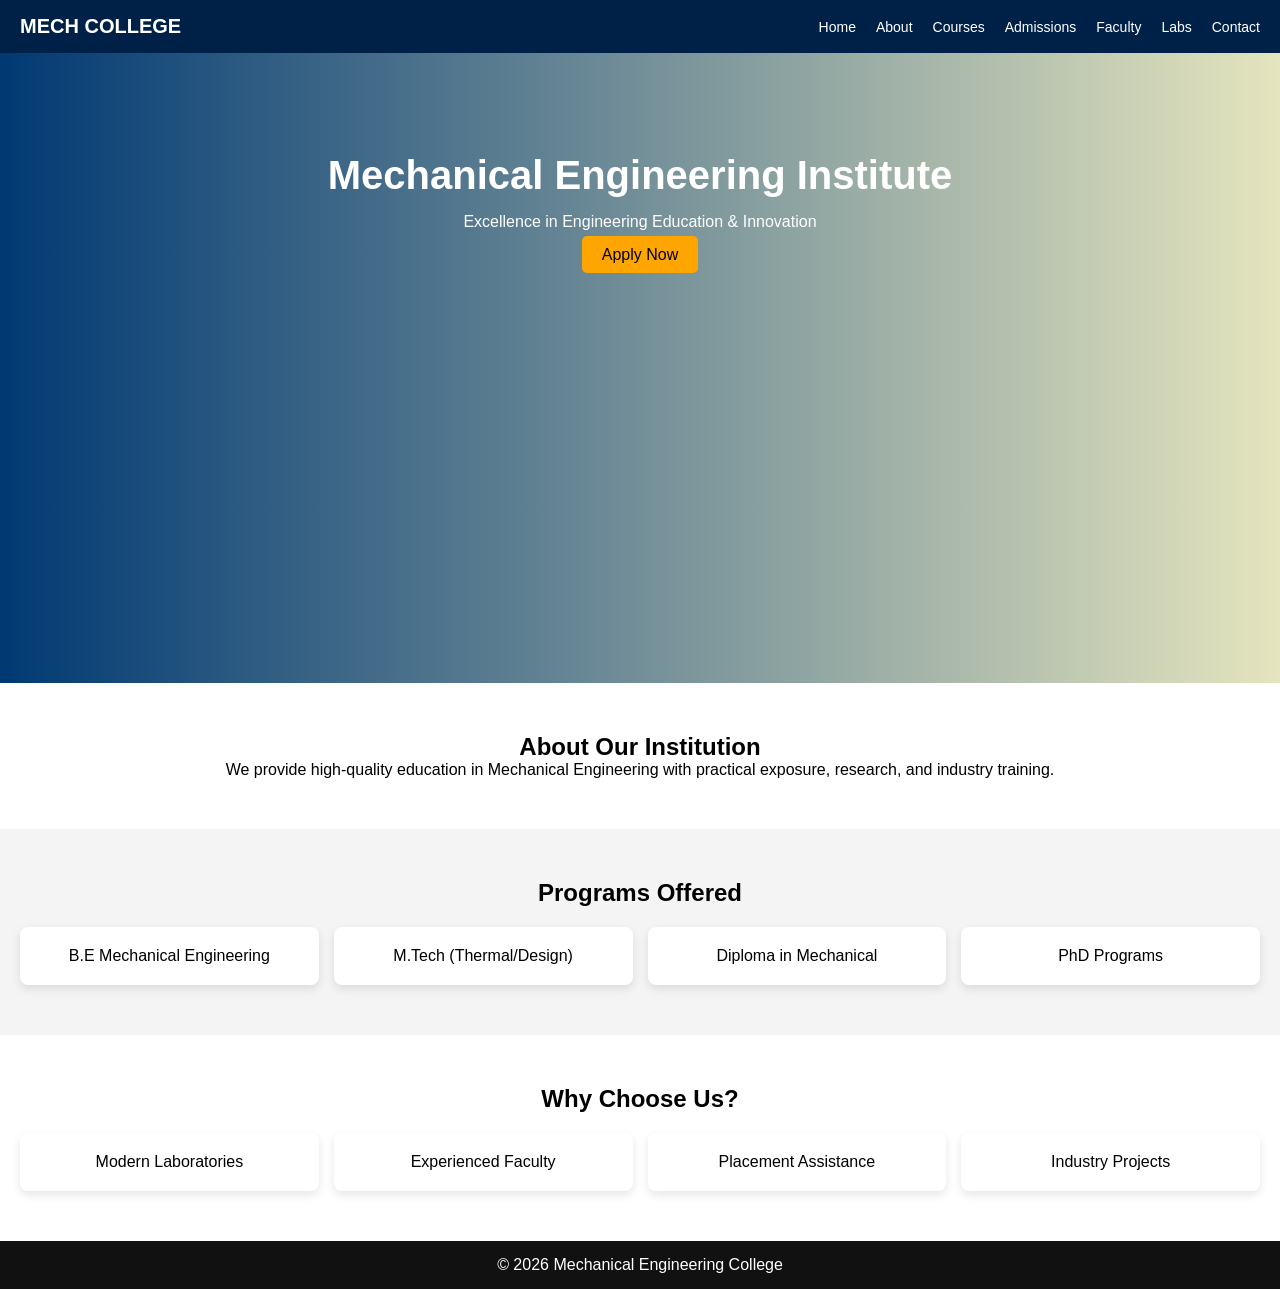
<file: index.html>
<!DOCTYPE html>
<html lang="en">
<head>
<meta charset="UTF-8">
<meta name="viewport" content="width=device-width, initial-scale=1.0">
<title>Mechanical Engineering College</title>
<link rel="stylesheet" href="style.css"> 
</head>

<body>

<!-- NAVBAR -->
<header class="navbar">
    <h2 class="logo">MECH COLLEGE</h2>

    <div class="menu-toggle" onclick="toggleMenu()">☰</div>

    <nav>
        <ul id="menu">
            <li><a href="index.html">Home</a></li>
            <li><a href="about.html">About</a></li>
            <li><a href="courses.html">Courses</a></li>
            <li><a href="admissions.html">Admissions</a></li>
            <li><a href="faculty.html">Faculty</a></li>
            <li><a href="convex.html">Labs</a></li>
            <li><a href="four bar.html">Contact</a></li>
        </ul>
    </nav>
</header>

<!-- HERO -->
<section class="hero">
    <h1>Mechanical Engineering Institute</h1>
    <p>Excellence in Engineering Education & Innovation</p>
    <a href="admissions.html" class="btn">Apply Now</a>
</section>

<!-- ABOUT -->
<section class="section">
    <h2>About Our Institution</h2>
    <p>We provide high-quality education in Mechanical Engineering with practical exposure, research, and industry training.</p>
</section>

<!-- COURSES -->
<section class="section light">
    <h2>Programs Offered</h2>

    <div class="grid">
        <div class="card">B.E Mechanical Engineering</div>
        <div class="card">M.Tech (Thermal/Design)</div>
        <div class="card">Diploma in Mechanical</div>
        <div class="card">PhD Programs</div>
    </div>
</section>

<!-- FEATURES -->
<section class="section">
    <h2>Why Choose Us?</h2>

    <div class="grid">
        <div class="card">Modern Laboratories</div>
        <div class="card">Experienced Faculty</div>
        <div class="card">Placement Assistance</div>
        <div class="card">Industry Projects</div>
    </div>
</section>

<!-- FOOTER -->
<footer>
    <p>© 2026 Mechanical Engineering College</p>
</footer>

<script src="script.js"></script>

</body>
</html>
</file>
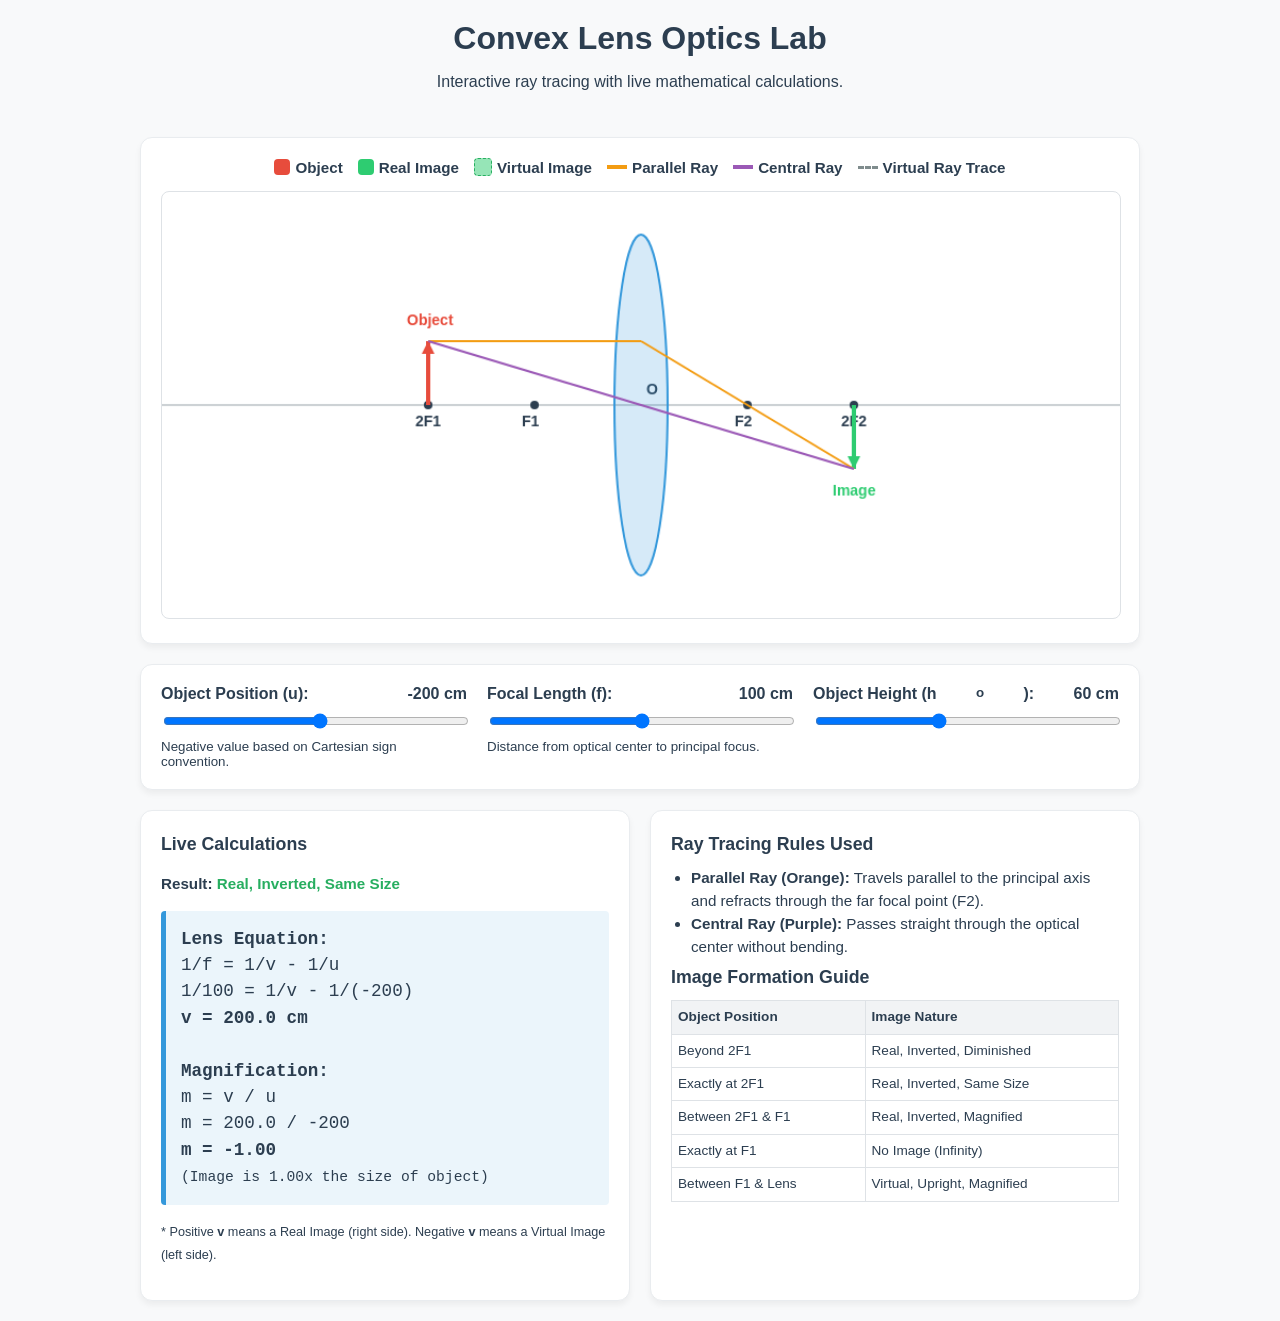
<file: convex.html>
<!DOCTYPE html>
<html lang="en">
<head>
    <meta charset="UTF-8">
    <meta name="viewport" content="width=device-width, initial-scale=1.0">
    <title>Ultimate Convex Lens Lab</title>
    <style>
        :root {
            --primary: #2C3E50;
            --secondary: #34495E;
            --accent: #3498DB;
            --bg: #F8F9FA;
            --card-bg: #FFFFFF;
        }
        body {
            font-family: 'Segoe UI', Tahoma, Geneva, Verdana, sans-serif;
            background-color: var(--bg);
            color: var(--primary);
            margin: 0;
            padding: 20px;
            display: flex;
            justify-content: center;
        }
        .app-container {
            max-width: 1000px;
            width: 100%;
            display: grid;
            gap: 20px;
        }
        .header {
            text-align: center;
            margin-bottom: 10px;
        }
        h1, h2, h3 { margin: 0 0 10px 0; }
        .card {
            background: var(--card-bg);
            padding: 20px;
            border-radius: 12px;
            box-shadow: 0 4px 6px rgba(0,0,0,0.05);
            border: 1px solid #E9ECEF;
        }
        /* Legend */
        .legend {
            display: flex;
            flex-wrap: wrap;
            justify-content: center;
            gap: 15px;
            margin-bottom: 15px;
            font-size: 0.95rem;
            font-weight: 600;
        }
        .legend-item { display: flex; align-items: center; gap: 5px; }
        .color-box { width: 16px; height: 16px; border-radius: 4px; }
        .line-box { width: 20px; height: 4px; }
        .dashed-box { width: 20px; height: 0; border-top: 3px dashed; }
        
        canvas {
            width: 100%;
            background: #ffffff;
            border: 1px solid #DEE2E6;
            border-radius: 8px;
        }
        /* Controls */
        .controls-grid {
            display: grid;
            grid-template-columns: repeat(auto-fit, minmax(280px, 1fr));
            gap: 20px;
        }
        .control-group {
            display: flex;
            flex-direction: column;
            gap: 8px;
        }
        label { font-weight: bold; display: flex; justify-content: space-between; }
        input[type="range"] { width: 100%; cursor: pointer; }
        
        /* Math & Theory Panels */
        .info-grid {
            display: grid;
            grid-template-columns: repeat(auto-fit, minmax(300px, 1fr));
            gap: 20px;
        }
        .live-math {
            background: #EBF5FB;
            border-left: 5px solid var(--accent);
            padding: 15px;
            border-radius: 4px;
            font-family: monospace;
            font-size: 1.1rem;
        }
        .theory-section {
            font-size: 0.95rem;
            line-height: 1.5;
        }
        .theory-section ul { margin: 5px 0; padding-left: 20px; }
        .highlight { color: #E74C3C; font-weight: bold; }
        
        table { width: 100%; border-collapse: collapse; margin-top: 10px; font-size: 0.85rem;}
        th, td { border: 1px solid #DEE2E6; padding: 6px; text-align: left; }
        th { background-color: #F1F3F5; }
    </style>
</head>
<body>

<div class="app-container">
    <div class="header">
        <h1>Convex Lens Optics Lab</h1>
        <p>Interactive ray tracing with live mathematical calculations.</p>
    </div>

    <div class="card">
        <div class="legend">
            <div class="legend-item"><div class="color-box" style="background:#E74C3C"></div> Object</div>
            <div class="legend-item"><div class="color-box" style="background:#2ECC71"></div> Real Image</div>
            <div class="legend-item"><div class="color-box" style="background:rgba(46, 204, 113, 0.5); border: 1px dashed #27AE60"></div> Virtual Image</div>
            <div class="legend-item"><div class="line-box" style="background:#F39C12"></div> Parallel Ray</div>
            <div class="legend-item"><div class="line-box" style="background:#9B59B6"></div> Central Ray</div>
            <div class="legend-item"><div class="dashed-box" style="border-color:#7F8C8D"></div> Virtual Ray Trace</div>
        </div>
        
        <canvas id="lensCanvas" width="900" height="400"></canvas>
    </div>

    <div class="card controls-grid">
        <div class="control-group">
            <label>Object Position (u): <span id="u-val">-200 cm</span></label>
            <input type="range" id="objectPos" min="-400" max="-10" value="-200">
            <small>Negative value based on Cartesian sign convention.</small>
        </div>
        <div class="control-group">
            <label>Focal Length (f): <span id="f-val">100 cm</span></label>
            <input type="range" id="focalLength" min="50" max="150" value="100">
            <small>Distance from optical center to principal focus.</small>
        </div>
        <div class="control-group">
            <label>Object Height (h<sub>o</sub>): <span id="h-val">60 cm</span></label>
            <input type="range" id="objectHeight" min="20" max="120" value="60">
        </div>
    </div>

    <div class="info-grid">
        <div class="card theory-section">
            <h3>Live Calculations</h3>
            <p><strong>Result:</strong> <span id="conclusion" class="highlight">Real, Inverted, Diminished</span></p>
            <div class="live-math" id="math-panel">
                1/f = 1/v - 1/u<br>
                1/100 = 1/v - 1/(-200)<br>
                v = 200 cm<br><br>
                Magnification (m) = v/u<br>
                m = 200 / -200 = -1.00
            </div>
            <p><small>* Positive <strong>v</strong> means a Real Image (right side). Negative <strong>v</strong> means a Virtual Image (left side).</small></p>
        </div>

        <div class="card theory-section">
            <h3>Ray Tracing Rules Used</h3>
            <ul>
                <li><strong>Parallel Ray (Orange):</strong> Travels parallel to the principal axis and refracts through the far focal point (F2).</li>
                <li><strong>Central Ray (Purple):</strong> Passes straight through the optical center without bending.</li>
            </ul>
            <h3>Image Formation Guide</h3>
            <table>
                <tr><th>Object Position</th><th>Image Nature</th></tr>
                <tr><td>Beyond 2F1</td><td>Real, Inverted, Diminished</td></tr>
                <tr><td>Exactly at 2F1</td><td>Real, Inverted, Same Size</td></tr>
                <tr><td>Between 2F1 & F1</td><td>Real, Inverted, Magnified</td></tr>
                <tr><td>Exactly at F1</td><td>No Image (Infinity)</td></tr>
                <tr><td>Between F1 & Lens</td><td>Virtual, Upright, Magnified</td></tr>
            </table>
        </div>
    </div>
</div>

<script>
    const canvas = document.getElementById('lensCanvas');
    const ctx = canvas.getContext('2d');
    
    // UI Elements
    const uSlider = document.getElementById('objectPos');
    const fSlider = document.getElementById('focalLength');
    const hSlider = document.getElementById('objectHeight');
    const uVal = document.getElementById('u-val');
    const fVal = document.getElementById('f-val');
    const hVal = document.getElementById('h-val');
    const conclusionText = document.getElementById('conclusion');
    const mathPanel = document.getElementById('math-panel');

    const width = canvas.width;
    const height = canvas.height;
    const centerY = height / 2;
    const centerX = width / 2;

    function draw() {
        ctx.clearRect(0, 0, width, height);
        
        let u = parseFloat(uSlider.value); 
        let f = parseFloat(fSlider.value);
        let h_o = parseFloat(hSlider.value);

        // Update Slider Labels
        uVal.innerText = u + " cm";
        fVal.innerText = f + " cm";
        hVal.innerText = h_o + " cm";
        
        // Lens Formula: 1/f = 1/v - 1/u  => 1/v = 1/f + 1/u => v = (f*u)/(u+f)
        let v;
        if (Math.abs(u + f) < 0.1) {
            v = Infinity; 
        } else {
            v = (u * f) / (u + f);
        }

        // Magnification formula: m = v/u
        let m = v / u;
        let h_i = h_o * m;

        drawGrid(f);
        drawLens(f);
        drawObjectAndImage(u, v, h_o, h_i, f);
        drawRays(u, v, h_o, h_i, f);
        updateCalculations(u, v, f, m, h_i);
    }

    function drawGrid(f) {
        // Principal Axis
        ctx.beginPath();
        ctx.moveTo(0, centerY);
        ctx.lineTo(width, centerY);
        ctx.strokeStyle = '#BDC3C7';
        ctx.lineWidth = 1.5;
        ctx.stroke();

        ctx.fillStyle = '#2C3E50';
        ctx.font = "bold 14px sans-serif";
        
        // Draw Optical Center
        ctx.fillText("O", centerX + 5, centerY - 10);

        // Draw Focal Points
        drawPoint(centerX - f, "F1");
        drawPoint(centerX - (f*2), "2F1");
        drawPoint(centerX + f, "F2");
        drawPoint(centerX + (f*2), "2F2");
    }

    function drawPoint(x, label) {
        ctx.beginPath();
        ctx.arc(x, centerY, 4, 0, Math.PI*2);
        ctx.fill();
        ctx.fillText(label, x - 12, centerY + 20);
    }

    function drawLens(f) {
        ctx.beginPath();
        let thickness = 35 - (f / 10); 
        ctx.ellipse(centerX, centerY, Math.max(8, thickness), 160, 0, 0, 2 * Math.PI);
        ctx.fillStyle = 'rgba(52, 152, 219, 0.2)';
        ctx.fill();
        ctx.strokeStyle = '#3498DB';
        ctx.lineWidth = 2;
        ctx.stroke();
    }

    function drawArrow(x, y, h, color, label, isDashed=false) {
        ctx.beginPath();
        ctx.moveTo(x, y);
        ctx.lineTo(x, y - h);
        ctx.strokeStyle = color;
        ctx.lineWidth = 4;
        if (isDashed) ctx.setLineDash([6, 6]);
        else ctx.setLineDash([]);
        ctx.stroke();
        ctx.setLineDash([]);

        // Arrow head
        ctx.beginPath();
        ctx.moveTo(x, y - h);
        ctx.lineTo(x - 6, y - h + (h > 0 ? 12 : -12));
        ctx.lineTo(x + 6, y - h + (h > 0 ? 12 : -12));
        ctx.fillStyle = color;
        ctx.fill();

        if(label) {
            ctx.fillStyle = color;
            ctx.font = "bold 14px sans-serif";
            ctx.fillText(label, x - 20, y - h + (h > 0 ? -15 : 25));
        }
    }

    function drawObjectAndImage(u, v, h_o, h_i, f) {
        drawArrow(centerX + u, centerY, h_o, '#E74C3C', 'Object');
        
        if (v !== Infinity) {
            let isVirtual = u > -f;
            let imgColor = isVirtual ? 'rgba(46, 204, 113, 0.6)' : '#2ECC71';
            drawArrow(centerX + v, centerY, h_i, imgColor, 'Image', isVirtual);
        }
    }

    function drawLine(x1, y1, x2, y2, color, isDashed = false) {
        ctx.beginPath();
        ctx.moveTo(x1, y1);
        ctx.lineTo(x2, y2);
        ctx.strokeStyle = color;
        ctx.lineWidth = 2;
        if (isDashed) ctx.setLineDash([5, 5]);
        else ctx.setLineDash([]);
        ctx.stroke();
        ctx.setLineDash([]); 
    }

    function drawRays(u, v, h_o, h_i, f) {
        const objX = centerX + u;
        const objY = centerY - h_o;
        let isVirtual = u > -f;

        // Ray 1: Parallel to axis, refracts through F2 (Orange)
        drawLine(objX, objY, centerX, objY, '#F39C12'); 
        if (v !== Infinity) {
             drawLine(centerX, objY, centerX + v, centerY - h_i, '#F39C12');
             // Virtual trace back
             if (isVirtual) drawLine(centerX, objY, centerX + v, centerY - h_i, '#7F8C8D', true);
        } else {
             // Parallel rays at infinity
             drawLine(centerX, objY, width, centerY - (objY - centerY) * (width - centerX)/f, '#F39C12');
        }

        // Ray 2: Straight through optical center (Purple)
        if (v !== Infinity) {
            drawLine(objX, objY, centerX + v, centerY - h_i, '#9B59B6');
            if(isVirtual) drawLine(objX, objY, centerX + v, centerY - h_i, '#7F8C8D', true);
        } else {
            drawLine(objX, objY, width, centerY - h_o * (width - objX)/Math.abs(u), '#9B59B6');
        }
    }

    function updateCalculations(u, v, f, m, h_i) {
        if (v === Infinity) {
            conclusionText.innerText = "No Image Forms (Object at Infinity)";
            conclusionText.style.color = "#E74C3C";
            mathPanel.innerHTML = `
                1/f = 1/v - 1/u <br>
                1/${f} = 1/v - 1/(${u}) <br>
                1/v = 0 <br>
                <strong>v = Infinity (Rays are parallel)</strong>
            `;
            return;
        }

        // Determine Nature
        let nature = u > -f ? "Virtual, Upright" : "Real, Inverted";
        let size = Math.abs(m) > 1 ? "Magnified" : (Math.abs(m) < 1 ? "Diminished" : "Same Size");
        
        conclusionText.innerText = `${nature}, ${size}`;
        conclusionText.style.color = u > -f ? "#D35400" : "#27AE60";

        // Update Math HTML
        mathPanel.innerHTML = `
            <strong>Lens Equation:</strong><br>
            1/f = 1/v - 1/u <br>
            1/${f} = 1/v - 1/(${u}) <br>
            <strong>v = ${v.toFixed(1)} cm</strong><br><br>
            
            <strong>Magnification:</strong><br>
            m = v / u <br>
            m = ${v.toFixed(1)} / ${u} <br>
            <strong>m = ${m.toFixed(2)}</strong> <br>
            <small>(Image is ${Math.abs(m).toFixed(2)}x the size of object)</small>
        `;
    }

    // Attach Event Listeners
    uSlider.addEventListener('input', draw);
    fSlider.addEventListener('input', draw);
    hSlider.addEventListener('input', draw);

    // Initial Render
    draw();
</script>

</body>
</html>
</file>
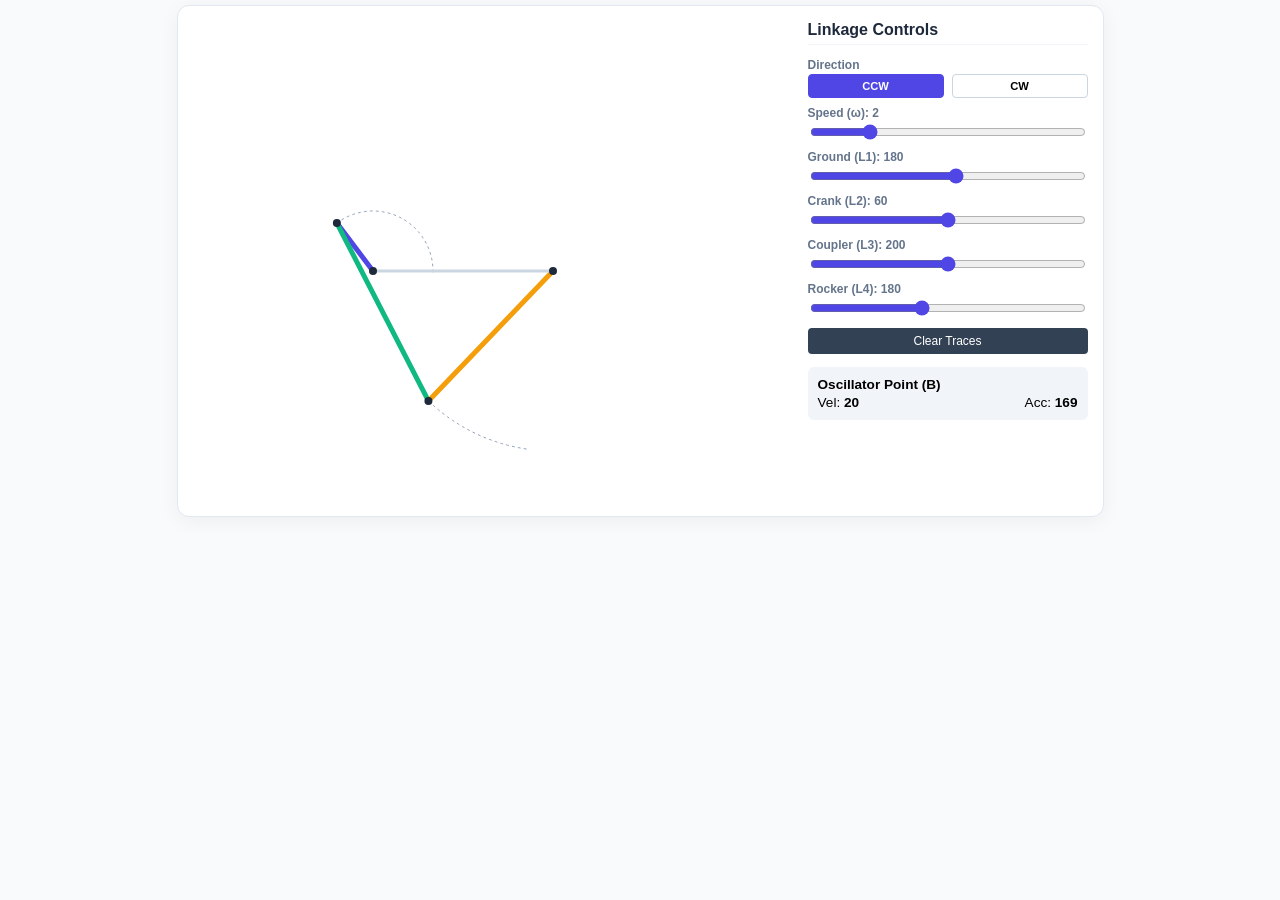
<file: four bar.html>
<!DOCTYPE html>
<html lang="en">
<head>
    <meta charset="UTF-8">
    <meta name="viewport" content="width=device-width, initial-scale=1.0">
    <title>Four-Bar Linkage - Top-Aligned Layout</title>
    <style>
        body { 
            font-family: 'Segoe UI', sans-serif; 
            background: #f8fafc; 
            display: flex; 
            flex-direction: column; 
            align-items: center; 
            margin: 0; 
            padding: 5px 0 0 0; /* Minimal top padding */
        }
        .container { 
            display: flex; 
            gap: 15px; 
            background: white; 
            padding: 15px; 
            border-radius: 12px; 
            box-shadow: 0 4px 20px rgba(0,0,0,0.05); 
            border: 1px solid #e2e8f0;
        }
        canvas { background: #ffffff; border-radius: 6px; }
        .controls { width: 280px; display: flex; flex-direction: column; gap: 8px; }
        .control-group { display: flex; flex-direction: column; }
        label { font-size: 0.75rem; font-weight: 700; color: #64748b; margin-bottom: 2px; }
        input[type="range"] { cursor: pointer; accent-color: #4f46e5; height: 16px; }
        
        .direction-box { display: flex; gap: 8px; }
        .dir-btn { flex: 1; padding: 5px; border: 1px solid #cbd5e1; background: white; border-radius: 4px; cursor: pointer; font-size: 0.7rem; font-weight: bold; }
        .dir-btn.active { background: #4f46e5; color: white; border-color: #4f46e5; }

        .stats { margin-top: 5px; padding: 10px; background: #f1f5f9; border-radius: 6px; font-size: 0.85rem; }
        .warning { color: #ef4444; font-weight: bold; font-size: 0.7rem; padding: 6px; background: #fef2f2; border-radius: 4px; display: none; }
        button.reset-trace { padding: 6px; background: #334155; color: white; border: none; border-radius: 4px; cursor: pointer; font-size: 0.75rem; margin-top: 2px; }
        h3 { margin: 0 0 5px 0; font-size: 1rem; color: #1e293b; border-bottom: 1px solid #f1f5f9; padding-bottom: 5px; }
    </style>
</head>
<body>

    <div class="container">
        <!-- Visual Simulation -->
        <canvas id="canvas" width="600" height="480"></canvas>

        <!-- Sidebar Controls -->
        <div class="controls">
            <h3>Linkage Controls</h3>
            
            <div class="control-group">
                <label>Direction</label>
                <div class="direction-box">
                    <button class="dir-btn active" id="btn-ccw">CCW</button>
                    <button class="dir-btn" id="btn-cw">CW</button>
                </div>
            </div>

            <div class="control-group">
                <label>Speed (ω): <span id="val-speed">2</span></label>
                <input type="range" id="speed" min="0" max="10" step="0.5" value="2">
            </div>

            <div class="control-group">
                <label>Ground (L1): <span id="val-l1">180</span></label>
                <input type="range" id="l1" min="100" max="250" value="180">
            </div>

            <div class="control-group">
                <label>Crank (L2): <span id="val-l2">60</span></label>
                <input type="range" id="l2" min="20" max="100" value="60">
            </div>

            <div class="control-group">
                <label>Coupler (L3): <span id="val-l3">200</span></label>
                <input type="range" id="l3" min="100" max="300" value="200">
            </div>

            <div class="control-group">
                <label>Rocker (L4): <span id="val-l4">180</span></label>
                <input type="range" id="l4" min="100" max="300" value="180">
            </div>

            <button class="reset-trace" onclick="clearTraces()">Clear Traces</button>

            <div id="grashof-warning" class="warning">⚠️ Grashof Error: Locked.</div>

            <div class="stats">
                <strong>Oscillator Point (B)</strong>
                <div style="display:flex; justify-content: space-between; margin-top: 3px;">
                    <span>Vel: <b id="stat-v">0</b></span>
                    <span>Acc: <b id="stat-a">0</b></span>
                </div>
            </div>
        </div>
    </div>

<script>
    const canvas = document.getElementById('canvas');
    const ctx = canvas.getContext('2d');

    const params = { speed: 2, l1: 180, l2: 60, l3: 200, l4: 180, direction: 1 };
    let pathA = []; let pathB = []; 

    function clearTraces() { pathA = []; pathB = []; }

    ['speed', 'l1', 'l2', 'l3', 'l4'].forEach(id => {
        const el = document.getElementById(id);
        el.oninput = (e) => {
            params[id] = parseFloat(e.target.value);
            document.getElementById(`val-${id}`).innerText = e.target.value;
            clearTraces(); 
        };
    });

    document.getElementById('btn-ccw').onclick = function() { params.direction = 1; updateButtons(this); };
    document.getElementById('btn-cw').onclick = function() { params.direction = -1; updateButtons(this); };

    function updateButtons(activeBtn) {
        document.querySelectorAll('.dir-btn').forEach(b => b.classList.remove('active'));
        activeBtn.classList.add('active');
    }

    let theta2 = 0; let lastV = 0, lastTime = performance.now(), lastBx = 0, lastBy = 0;

    function animate(currentTime) {
        const dt = (currentTime - lastTime) / 1000;
        lastTime = currentTime;
        ctx.clearRect(0, 0, canvas.width, canvas.height);

        const ox = 180, oy = 250; // Shifted origin slightly for the 480px height canvas
        const { l1, l2, l3, l4, speed, direction } = params;

        const links = [l1, l2, l3, l4].sort((a,b) => a-b);
        const isGrashof = (links[0] + links[3]) <= (links[1] + links[2]);
        document.getElementById('grashof-warning').style.display = isGrashof ? 'none' : 'block';

        theta2 += (direction * speed) * dt;
        
        const Ax = ox + l2 * Math.cos(theta2);
        const Ay = oy - l2 * Math.sin(theta2);
        const Dx = ox + l1, Dy = oy;

        const distAD = Math.sqrt((Dx - Ax)**2 + (Dy - Ay)**2);
        
        if (distAD >= Math.abs(l3 - l4) && distAD <= (l3 + l4)) {
            const a = (l3**2 - l4**2 + distAD**2) / (2 * distAD);
            const h = Math.sqrt(Math.max(0, l3**2 - a**2));
            const x2 = Ax + a * (Dx - Ax) / distAD;
            const y2 = Ay + a * (Dy - Ay) / distAD;
            const Bx = x2 - h * (Dy - Ay) / distAD;
            const By = y2 + h * (Dx - Ax) / distAD;

            if (speed > 0) {
                pathA.push({x: Ax, y: Ay}); pathB.push({x: Bx, y: By});
                if (pathA.length > 400) { pathA.shift(); pathB.shift(); }
            }

            drawPath(pathA, "#94a3b8"); drawPath(pathB, "#94a3b8");
            drawLine(ox, oy, Ax, Ay, "#4f46e5", 5); 
            drawLine(Ax, Ay, Bx, By, "#10b981", 5); 
            drawLine(Bx, By, Dx, Dy, "#f59e0b", 5); 
            drawLine(ox, oy, Dx, Dy, "#cbd5e1", 3); 
            drawJoint(ox, oy); drawJoint(Dx, Dy); drawJoint(Ax, Ay); drawJoint(Bx, By);

            if (dt > 0) {
                const velocity = Math.sqrt(((Bx - lastBx) / dt)**2 + ((By - lastBy) / dt)**2);
                const acceleration = Math.abs(velocity - lastV) / dt;
                document.getElementById('stat-v').innerText = velocity.toFixed(0);
                document.getElementById('stat-a').innerText = acceleration.toFixed(0);
                lastBx = Bx; lastBy = By; lastV = velocity;
            }
        }
        requestAnimationFrame(animate);
    }

    function drawPath(points, color) {
        if (points.length < 2) return;
        ctx.beginPath(); ctx.setLineDash([2, 4]); ctx.strokeStyle = color; ctx.lineWidth = 1;
        ctx.moveTo(points[0].x, points[0].y);
        for (let i = 1; i < points.length; i++) ctx.lineTo(points[i].x, points[i].y);
        ctx.stroke(); ctx.setLineDash([]);
    }

    function drawLine(x1, y1, x2, y2, color, width) {
        ctx.beginPath(); ctx.strokeStyle = color; ctx.lineWidth = width; ctx.lineCap = "round";
        ctx.moveTo(x1, y1); ctx.lineTo(x2, y2); ctx.stroke();
    }

    function drawJoint(x, y) {
        ctx.beginPath(); ctx.fillStyle = "#1e293b"; ctx.arc(x, y, 4, 0, Math.PI * 2); ctx.fill();
    }

    requestAnimationFrame(animate);
</script>
</body>
</html>
</file>
<file: style.css>
/* RESET */
* {
    margin: 0;
    padding: 0;
    box-sizing: border-box;
}

body {
    font-family: Arial, sans-serif;
}

/* NAVBAR */
.navbar {
    display: flex;
    justify-content: space-between;
    align-items: center;
    background: #002147;
    color: white;
    padding: 15px 20px;
    flex-wrap: wrap;
}

.logo {
    font-size: 20px;
}

/* NAV MENU */
.navbar ul {
    display: flex;
    list-style: none;
}

.navbar ul li {
    margin-left: 20px;
}

.navbar a {
    color: white;
    text-decoration: none;
    font-size: 14px;
}

/* MOBILE MENU BUTTON */
.menu-toggle {
    display: none;
    font-size: 24px;
    cursor: pointer;
}

/* HERO */
.hero {
    min-height: 70vh;
    background: linear-gradient(to right, #003973, #e5e5be);
    color: white;
    text-align: center;
    padding: 100px 20px;
}

.hero h1 {
    font-size: 2.5rem;
}

.hero p {
    margin: 15px 0;
}

.btn {
    padding: 10px 20px;
    background: orange;
    color: black;
    text-decoration: none;
    border-radius: 5px;
}

/* SECTIONS */
.section {
    padding: 50px 20px;
    text-align: center;
}

.light {
    background: #f4f4f4;
}

/* GRID */
.grid {
    display: grid;
    grid-template-columns: repeat(4, 1fr);
    gap: 15px;
    margin-top: 20px;
}

.card {
    background: white;
    padding: 20px;
    border-radius: 8px;
    box-shadow: 0px 4px 10px rgba(0,0,0,0.1);
}

/* FOOTER */
footer {
    background: #111;
    color: white;
    text-align: center;
    padding: 15px;
}

/* ========================= */
/* RESPONSIVE DESIGN */
/* ========================= */

/* Tablet */
@media (max-width: 992px) {
    .grid {
        grid-template-columns: repeat(2, 1fr);
    }
}

/* Mobile */
@media (max-width: 600px) {

    .menu-toggle {
        display: block;
    }

    .navbar ul {
        display: none;
        flex-direction: column;
        width: 100%;
    }

    .navbar ul.active {
        display: flex;
    }

    .navbar ul li {
        margin: 10px 0;
    }

    .hero {
        padding: 60px 15px;
    }

    .hero h1 {
        font-size: 1.5rem;
    }

    .grid {
        grid-template-columns: 1fr;
    }
}
</file>
